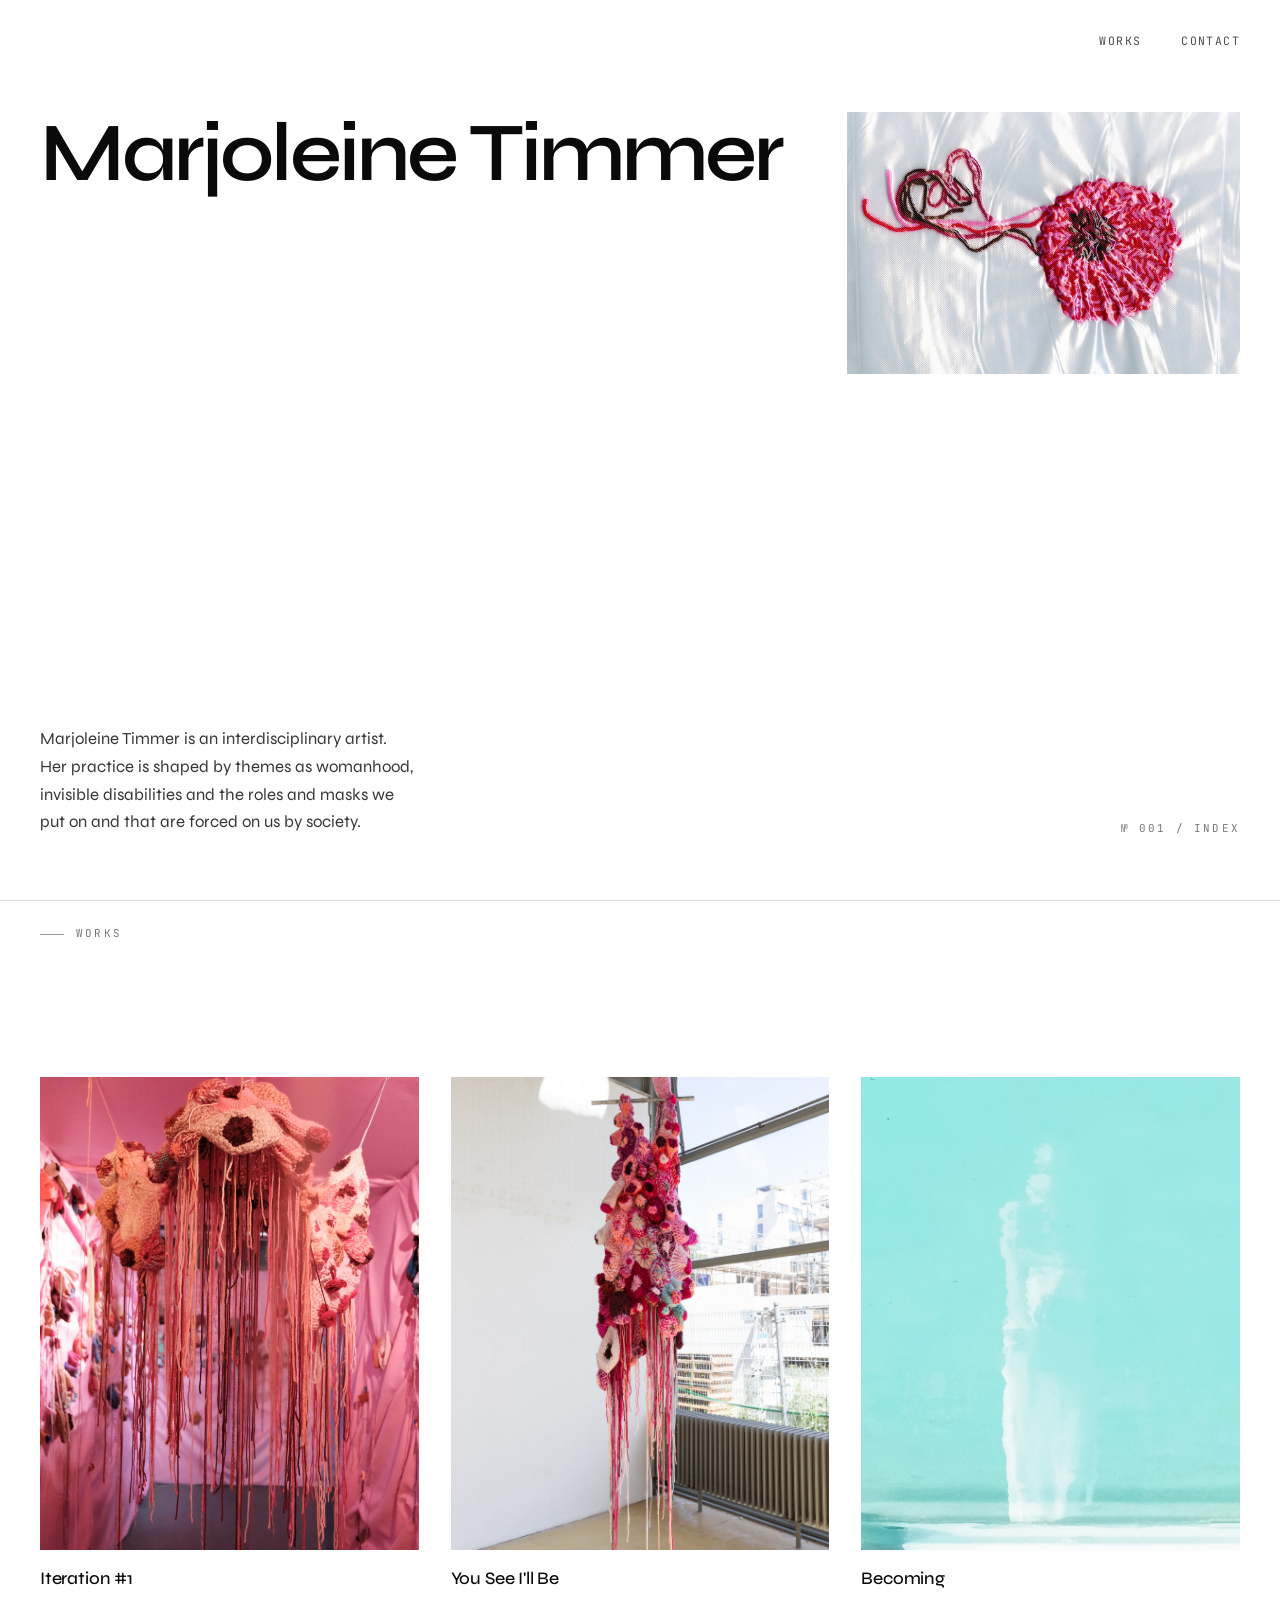
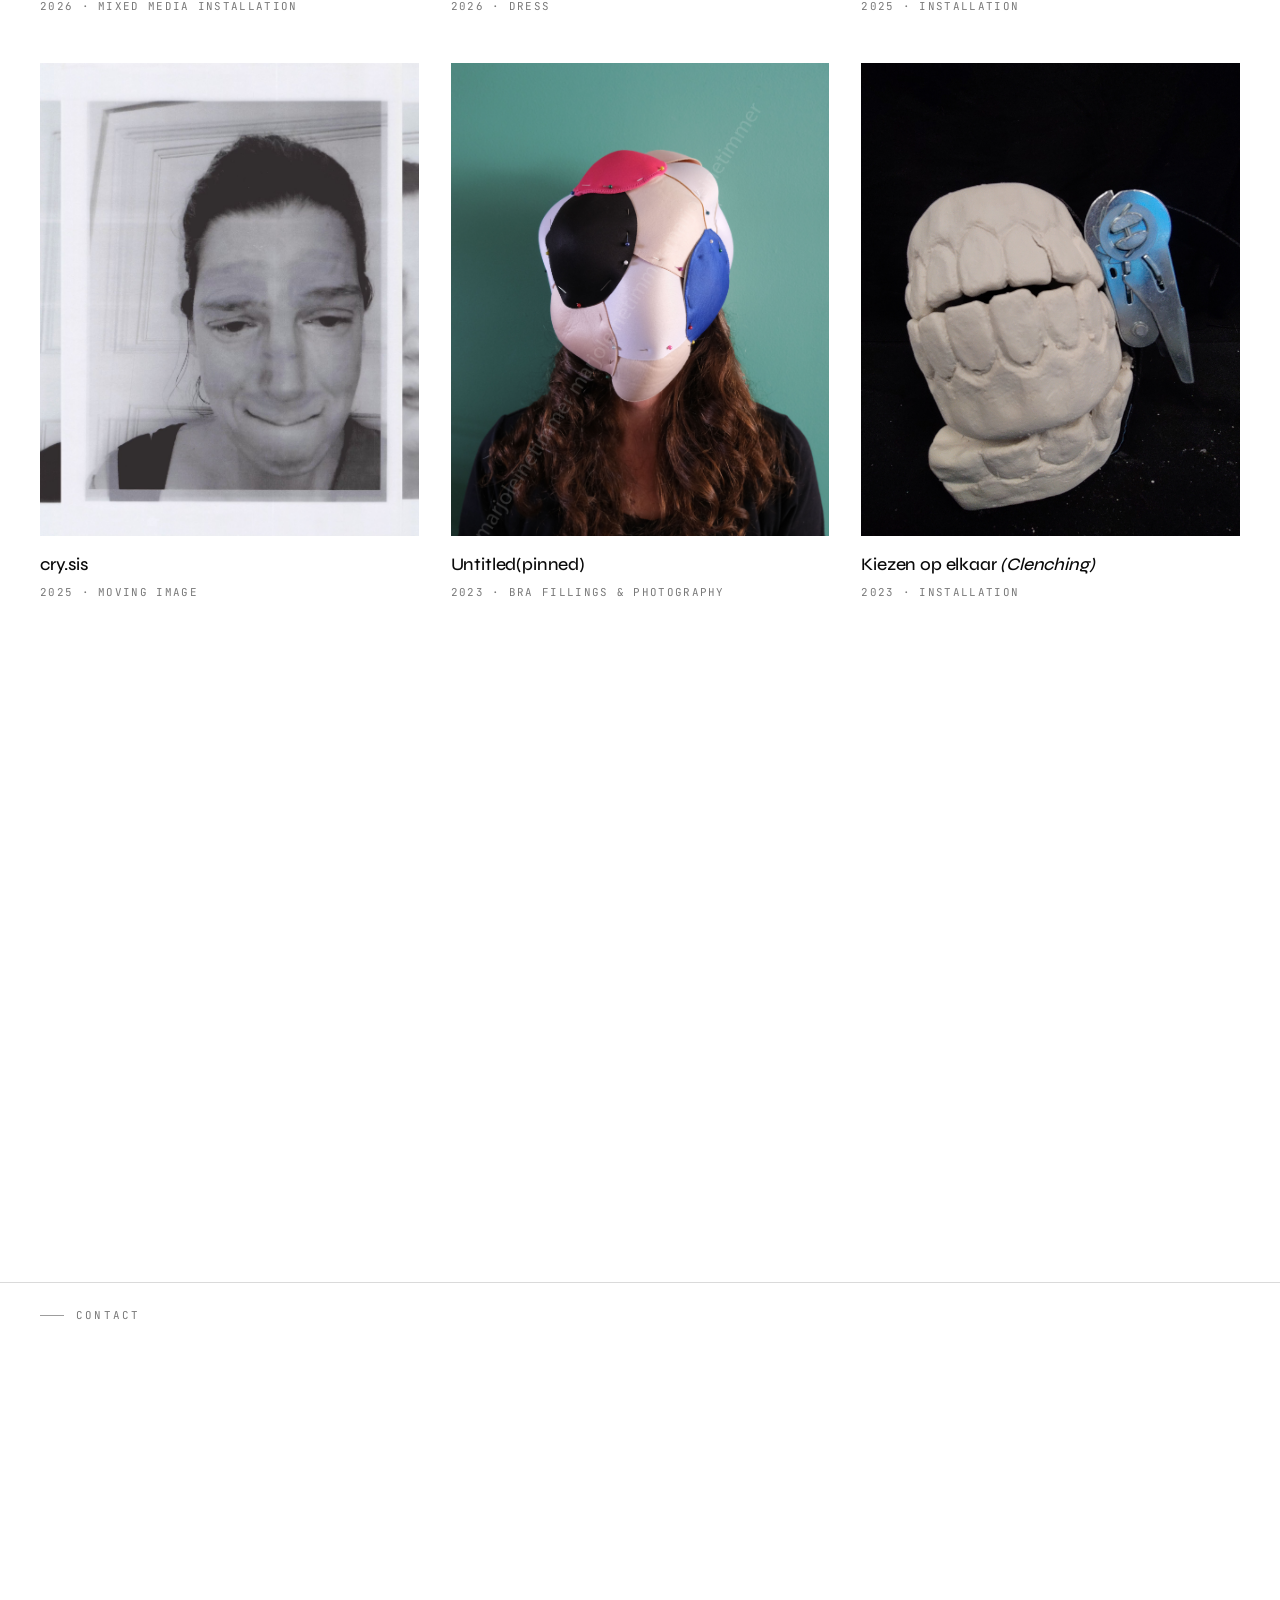
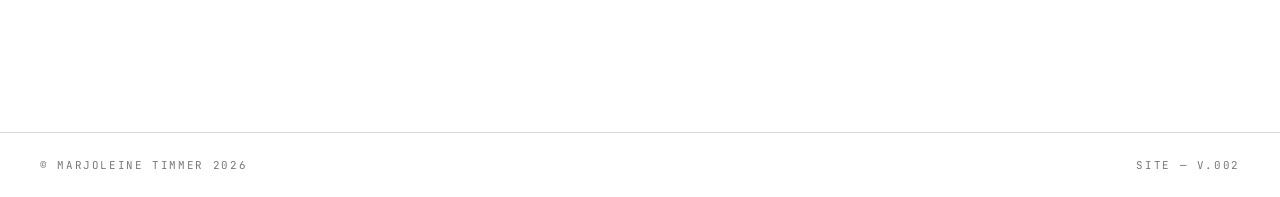
<file: index.html>
<!DOCTYPE html>
<html lang="en">
<head>
<meta charset="UTF-8" />
<meta name="viewport" content="width=device-width, initial-scale=1.0" />
<title>Marjoleine Timmer — Interdisciplinary Artist</title>
<link rel="preconnect" href="https://fonts.googleapis.com" />
<link rel="preconnect" href="https://fonts.gstatic.com" crossorigin />
<link href="https://fonts.googleapis.com/css2?family=Syne:wght@400;500;600;700;800&family=JetBrains+Mono:wght@300;400&display=swap" rel="stylesheet" />
<link rel="stylesheet" href="styles.css" />
</head>
<body>


<nav>
  <ul>
    <li><a href="#works">Works</a></li>
    <li><a href="#contact">Contact</a></li>
  </ul>
</nav>

<!-- HERO -->
<header class="hero">
  <h1>Marjoleine Timmer</h1>

  <a href="#works" class="hero-image" aria-label="Scroll to works">
    <img src="images/Intro_photo.jpeg" alt="Portrait work by Marjoleine Timmer"
         onerror="this.style.display='none'; this.parentElement.classList.add('img-missing');" />
    <div class="img-fallback">
      <span class="mono">Image not found</span>
      <p>Expected file: <code>images/Intro_photo.jpeg</code><br />in the images folder next to index.html.</p>
    </div>
    <span class="hover-cue">↓ View works</span>
  </a>

  <div class="hero-meta">
    <p class="hero-bio">
      Marjoleine Timmer is an interdisciplinary artist.<br />
      Her practice is shaped by themes as <em>womanhood</em>, <em>invisible disabilities</em> and the roles and masks we put on and that are forced on us by society.
    </p>
  </div>

  <div class="frame-num-bottom">№ 001 / Index</div>
</header>

<!-- CURRENT PROJECT (hidden for now; remove the comment markers to show it again)
<section id="current">
  <div class="section-label">Current</div>

  <div class="current reveal">
    <div class="current-visual carousel" data-interval="5000">
      <div class="carousel-track">
        <img src="images/Iteration_01.jpeg" alt="Iteration #1 — work in progress by Marjoleine Timmer" class="carousel-slide active" />
        <img src="images/Iteration_02_floorplan.jpg" alt="Iteration #1 — floor plan" class="carousel-slide" />
        <img src="images/Iteration_03_yarn.jpg" alt="Iteration #1 — yarn pieces" class="carousel-slide" />
      </div>
      <div class="carousel-dots">
        <button class="dot active" aria-label="Slide 1"></button>
        <button class="dot" aria-label="Slide 2"></button>
        <button class="dot" aria-label="Slide 3"></button>
      </div>
    </div>

    <div class="current-text">
      <h2>Iteration<span class="hash">#1</span> and You See I'll Be</h2>
      <p>We are all spatial, and in constant dialogue with the bodies and environments around us — shaping and reshaping one another.</p>
      <p>Change unfolds slowly, and often with friction; but through experimentation and persistence, both we and our surroundings can transform.</p>

      <dl class="meta-grid">
        <div>
          <dt>Medium</dt>
          <dd>Mixed media</dd>
        </div>
        <div>
          <dt>Dates</dt>
          <dd>1 — 5 July 2026</dd>
        </div>
        <div class="full">
          <dt>Exhibition</dt>
          <dd>Graduation Show, Gerrit Rietveld Academie<br /><span class="meta-secondary">Fred. Roeskestraat 96, Amsterdam</span></dd>
        </div>
      </dl>
    </div>
  </div>
</section>
-->

<!-- WORKS -->
<section id="works">
  <div class="section-label">Works</div>

  <div class="works-grid">
    <a class="work-card reveal" href="iteration.html">
      <div class="work-thumb">
        <img src="images/Iteration_01.jpg" alt="Iteration #1 — mixed media installation by Marjoleine Timmer"
             onerror="this.style.display='none'; this.parentElement.innerHTML='<span class=\'placeholder-num\'>01</span>';" />
      </div>
      <div class="work-info">
        <h3>Iteration #1</h3>
        <span class="work-meta">2026 · Mixed media installation</span>
      </div>
    </a>

    <a class="work-card reveal" href="youseeillbe.html">
      <div class="work-thumb">
        <img src="images/You_see_ill_be_01.jpg" alt="You See I'll Be — dress by Marjoleine Timmer"
             onerror="this.style.display='none'; this.parentElement.innerHTML='<span class=\'placeholder-num\'>02</span>';" />
      </div>
      <div class="work-info">
        <h3>You See I'll Be</h3>
        <span class="work-meta">2026 · Dress</span>
      </div>
    </a>
    <a class="work-card reveal" href="becoming.html">
      <div class="work-thumb">
        <img src="images/Becoming_01.jpg" alt="Becoming — installation by Marjoleine Timmer"
             onerror="this.style.display='none'; this.parentElement.innerHTML='<span class=\'placeholder-num\'>01</span>';" />
      </div>
      <div class="work-info">
        <h3>Becoming</h3>
        <span class="work-meta">2025 · Installation</span>
      </div>
    </a>

    <a class="work-card reveal" href="crysis.html">
      <div class="work-thumb">
        <img src="images/cry_sis_thumb.png" alt="cry.sis — moving image by Marjoleine Timmer"
             onerror="this.style.display='none'; this.parentElement.innerHTML='<span class=\'placeholder-num\'>02</span>';" />
      </div>
      <div class="work-info">
        <h3>cry.sis</h3>
        <span class="work-meta">2025 · Moving Image</span>
      </div>
    </a>

    <a class="work-card reveal" href="pinned.html">
      <div class="work-thumb">
        <img src="images/Untitled_pinned_01.jpg" alt="Untitled (pinned) — photography by Marjoleine Timmer"
             onerror="this.style.display='none'; this.parentElement.innerHTML='<span class=\'placeholder-num\'>03</span>';" />
      </div>
      <div class="work-info">
        <h3>Untitled(pinned)</h3>
        <span class="work-meta">2023 · Bra fillings &amp; Photography</span>
      </div>
    </a>

    <a class="work-card reveal" href="kiezen.html">
      <div class="work-thumb">
        <img src="images/Kiezen_op_elkaar_01.jpg" alt="Kiezen op elkaar (Clenching) — mixed media by Marjoleine Timmer" />
      </div>
      <div class="work-info">
        <h3>Kiezen op elkaar <em>(Clenching)</em></h3>
        <span class="work-meta">2023 · Installation</span>
      </div>
    </a>

    <a class="work-card reveal" href="slides.html">
      <div class="work-thumb">
        <img src="images/Slides_on_body_03.jpg" alt="Slides on body — photography by Marjoleine Timmer" />
      </div>
      <div class="work-info">
        <h3>Slides on body</h3>
        <span class="work-meta">2021 · Slides &amp; Photography</span>
      </div>
    </a>

    <a class="work-card reveal" href="partymask.html">
      <div class="work-thumb">
        <img src="images/Partymask_01.jpg" alt="Partymask — yarn & photography by Marjoleine Timmer" />
      </div>
      <div class="work-info">
        <h3>Partymask</h3>
        <span class="work-meta">2021 · Yarn &amp; Photography</span>
      </div>
    </a>
  </div>
</section>

<!-- CONTACT -->
<section id="contact" class="contact">
  <div class="section-label">Contact</div>

  <div class="contact-details reveal">
    <div class="contact-block" data-nosnippet>
      <h3>Email</h3>
      <a href="#" class="email-link" data-u="studio" data-d="marjoleinetimmer.nl" rel="nofollow">…</a>
    </div>
    <div class="contact-block">
      <h3>Studio</h3>
      <p class="tbd">Amsterdam — address on request</p>
    </div>
    <div class="contact-block">
      <h3>Elsewhere</h3>
      <a href="https://instagram.com/marjoleinetimmer" target="_blank" rel="noopener">Instagram → @marjoleinetimmer</a>
    </div>
  </div>
</section>

<footer>
  <span>© Marjoleine Timmer 2026</span>
  <span>Site — v.002</span>
</footer>

<script>
  // Reveal on scroll
  const observer = new IntersectionObserver((entries) => {
    entries.forEach((entry) => {
      if (entry.isIntersecting) {
        entry.target.classList.add('visible');
        observer.unobserve(entry.target);
      }
    });
  }, { threshold: 0.15 });

  document.querySelectorAll('.reveal').forEach((el) => observer.observe(el));

  // Email obfuscation - assembled client-side so scrapers don't see a parseable address in the source
  document.querySelectorAll('.email-link').forEach((link) => {
    const user = link.getAttribute('data-u');
    const domain = link.getAttribute('data-d');
    const address = user + '\u0040' + domain;
    link.textContent = address;
    link.setAttribute('href', 'mailto:' + address);
  });

  // Carousel: rotate slides on a timer; dots are clickable
  document.querySelectorAll('.carousel').forEach((carousel) => {
    const slides = carousel.querySelectorAll('.carousel-slide');
    const dots = carousel.querySelectorAll('.dot');
    const interval = parseInt(carousel.getAttribute('data-interval')) || 5000;
    let current = 0;
    let timer = null;

    function show(index) {
      slides.forEach((s, i) => s.classList.toggle('active', i === index));
      dots.forEach((d, i) => d.classList.toggle('active', i === index));
      current = index;
    }

    function next() {
      show((current + 1) % slides.length);
    }

    function start() {
      stop();
      timer = setInterval(next, interval);
    }

    function stop() {
      if (timer) clearInterval(timer);
    }

    dots.forEach((dot, i) => {
      dot.addEventListener('click', () => {
        show(i);
        start(); // reset the timer when user clicks a dot
      });
    });

    // Pause on hover so people can read the image
    carousel.addEventListener('mouseenter', stop);
    carousel.addEventListener('mouseleave', start);

    start();
  });

  // Work overlays
  document.querySelectorAll('[data-overlay]').forEach((card) => {
    card.addEventListener('click', (e) => {
      e.preventDefault();
      const id = card.getAttribute('data-overlay');
      const overlay = document.getElementById('overlay-' + id);
      if (overlay) {
        overlay.classList.add('open');
        overlay.setAttribute('aria-hidden', 'false');
        document.body.classList.add('overlay-active');
        document.body.style.overflow = 'hidden';
      }
    });
  });

  document.querySelectorAll('.overlay-close').forEach((btn) => {
    btn.addEventListener('click', () => {
      const overlay = btn.closest('.overlay');
      overlay.classList.remove('open');
      overlay.setAttribute('aria-hidden', 'true');
      document.body.classList.remove('overlay-active');
      document.body.style.overflow = '';
    });
  });

  // ESC closes any open overlay
  document.addEventListener('keydown', (e) => {
    if (e.key === 'Escape') {
      document.querySelectorAll('.overlay.open').forEach((overlay) => {
        overlay.classList.remove('open');
        overlay.setAttribute('aria-hidden', 'true');
      });
      document.body.classList.remove('overlay-active');
      document.body.style.overflow = '';
    }
  });
</script>

</body>
</html>
</file>
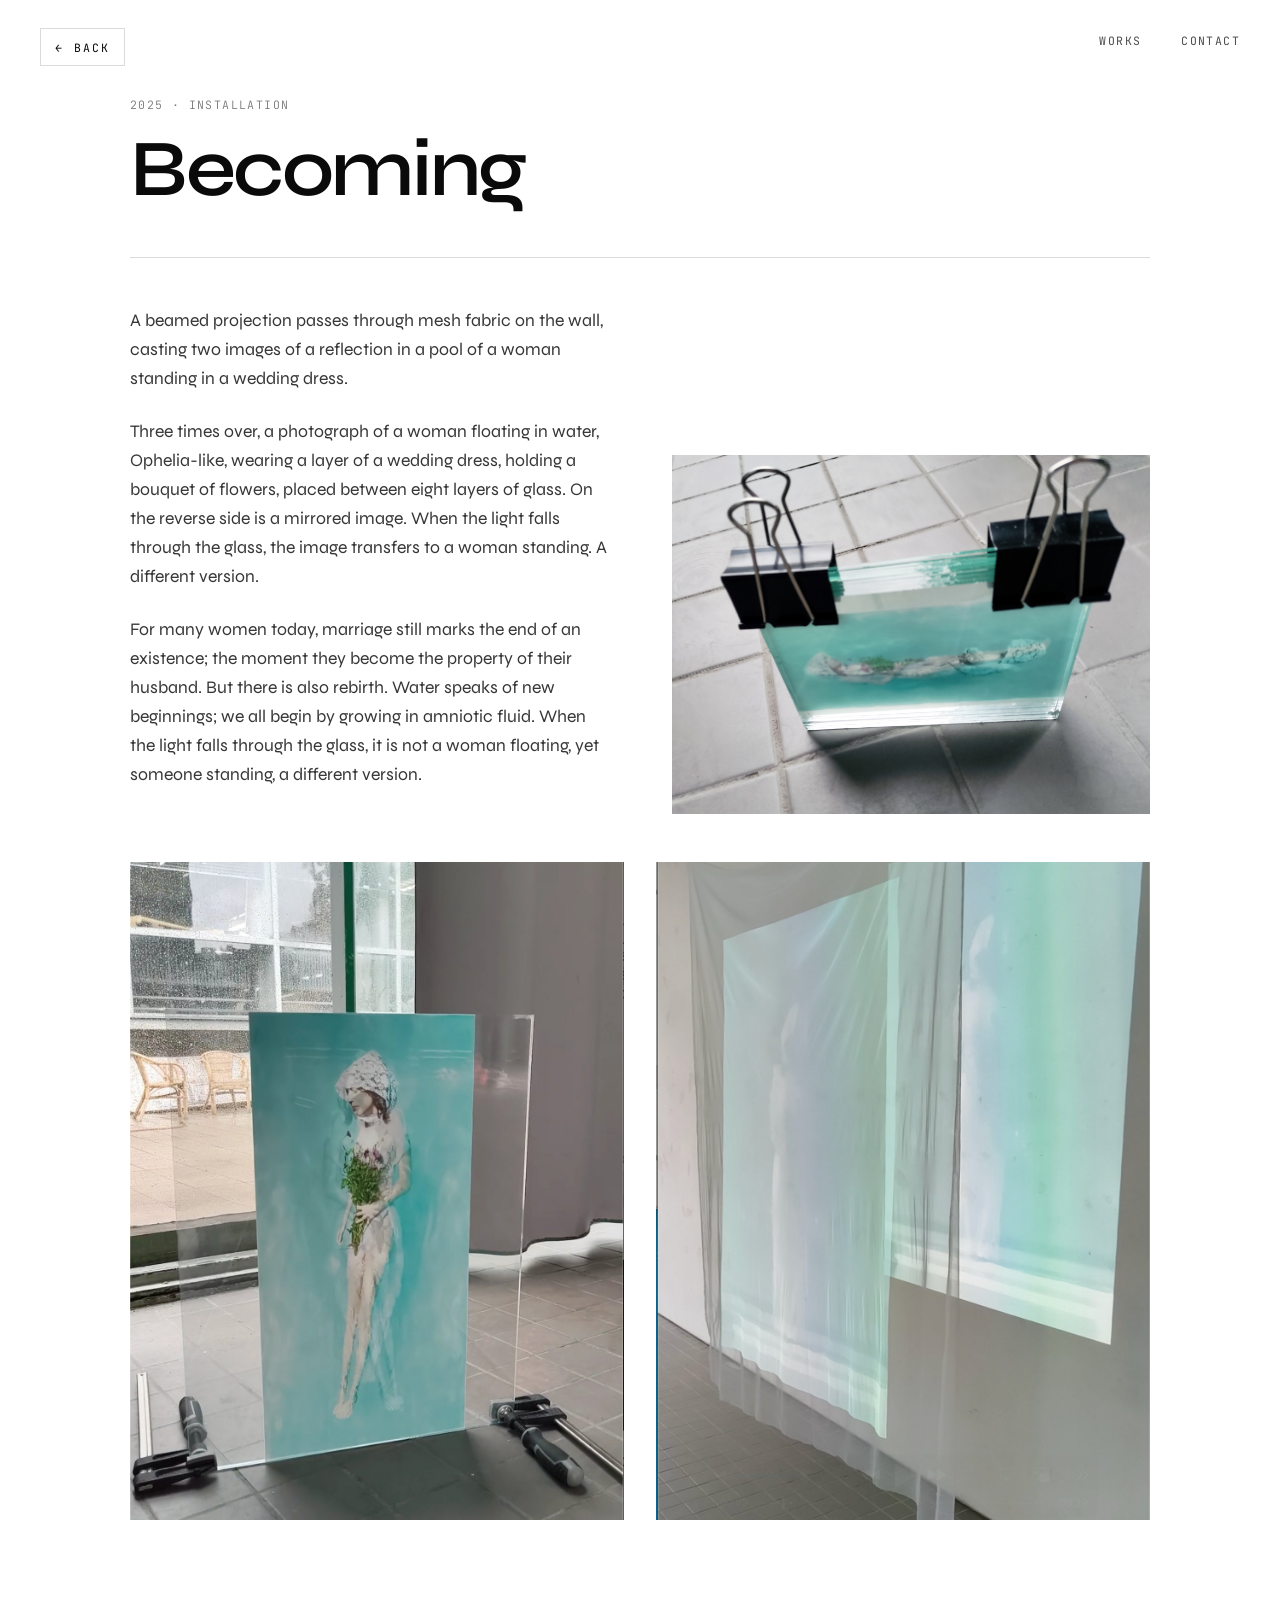
<file: becoming.html>
<!DOCTYPE html>
<html lang="en">
<head>
<meta charset="UTF-8" />
<meta name="viewport" content="width=device-width, initial-scale=1.0" />
<title>Becoming — Marjoleine Timmer</title>
<link rel="preconnect" href="https://fonts.googleapis.com" />
<link rel="preconnect" href="https://fonts.gstatic.com" crossorigin />
<link href="https://fonts.googleapis.com/css2?family=Syne:wght@400;500;600;700;800&family=JetBrains+Mono:wght@300;400&display=swap" rel="stylesheet" />
<link rel="stylesheet" href="styles.css" />
</head>
<body>

<nav>
  <ul>
    <li><a href="index.html#works">Works</a></li>
    <li><a href="index.html#contact">Contact</a></li>
  </ul>
</nav>

<a href="index.html#works" class="back-link">← Back</a>

<main class="work-page">
<header class="overlay-header">
      <div class="overlay-meta-line">
        <span class="mono">2025 · Installation</span>
      </div>
      <h2>Becoming</h2>
    </header>

    <div class="overlay-split">
      <div class="overlay-text">
        <p>A beamed projection passes through mesh fabric on the wall, casting two images of a reflection in a pool of a woman standing in a wedding dress.</p>
        <p>Three times over, a photograph of a woman floating in water, Ophelia-like, wearing a layer of a wedding dress, holding a bouquet of flowers, placed between eight layers of glass. On the reverse side is a mirrored image. When the light falls through the glass, the image transfers to a woman standing. A different version.</p>
        <p>For many women today, marriage still marks the end of an existence; the moment they become the property of their husband. But there is also rebirth. Water speaks of new beginnings; we all begin by growing in amniotic fluid. When the light falls through the glass, it is not a woman floating, yet someone standing, a different version.</p>
      </div>

      <figure class="overlay-side-image">
        <img src="images/Becoming_02.jpg" alt="Becoming — eight layers of glass photograph" />
      </figure>
    </div>

    <div class="overlay-images">
      <figure>
        <img src="images/Becoming_04.png" alt="Becoming — image between glass" />
      </figure>
      <figure>
        <img src="images/Becoming_03.png" alt="Becoming — projection on mesh fabric" />
      </figure>
</main>

<script>
  // Email obfuscation (in case there's an email link on this page in future)
  document.querySelectorAll('.email-link').forEach((link) => {
    const user = link.getAttribute('data-u');
    const domain = link.getAttribute('data-d');
    const address = user + '\u0040' + domain;
    link.textContent = address;
    link.setAttribute('href', 'mailto:' + address);
  });
</script>
</body>
</html>
</file>
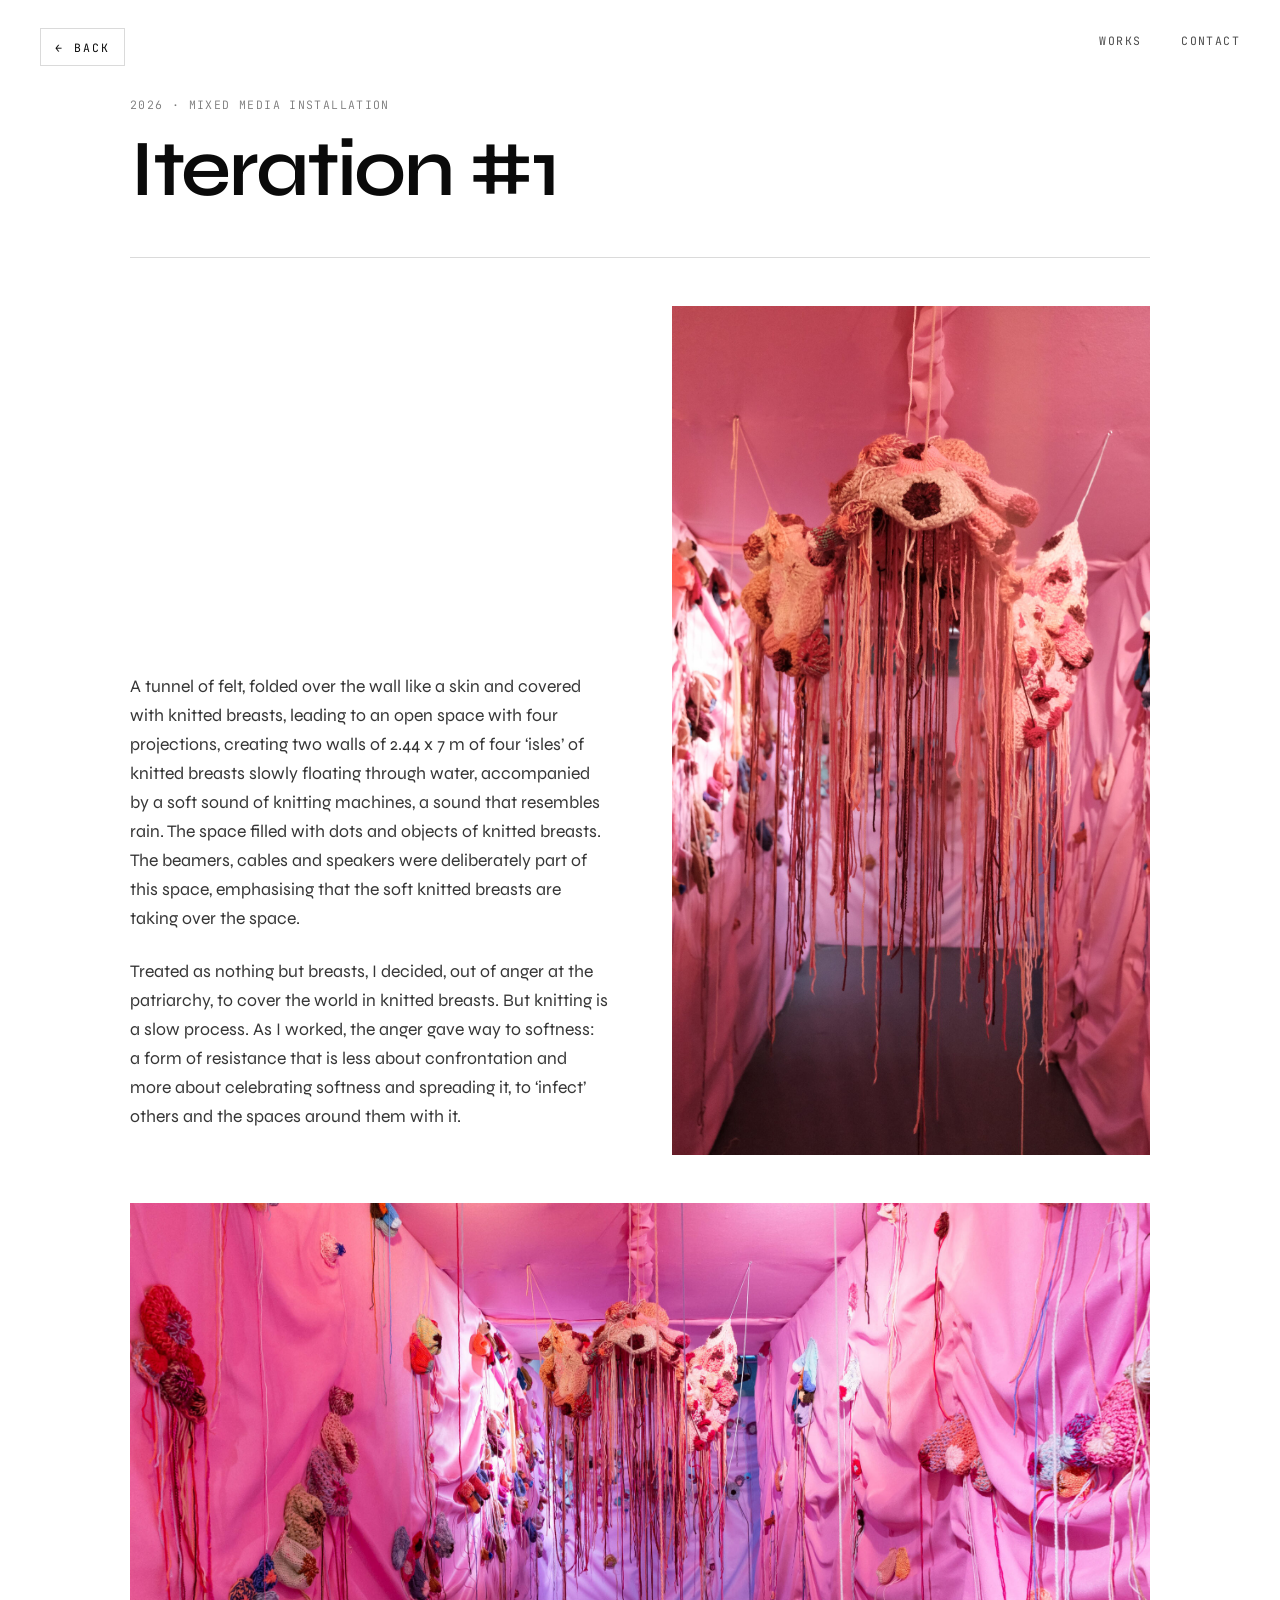
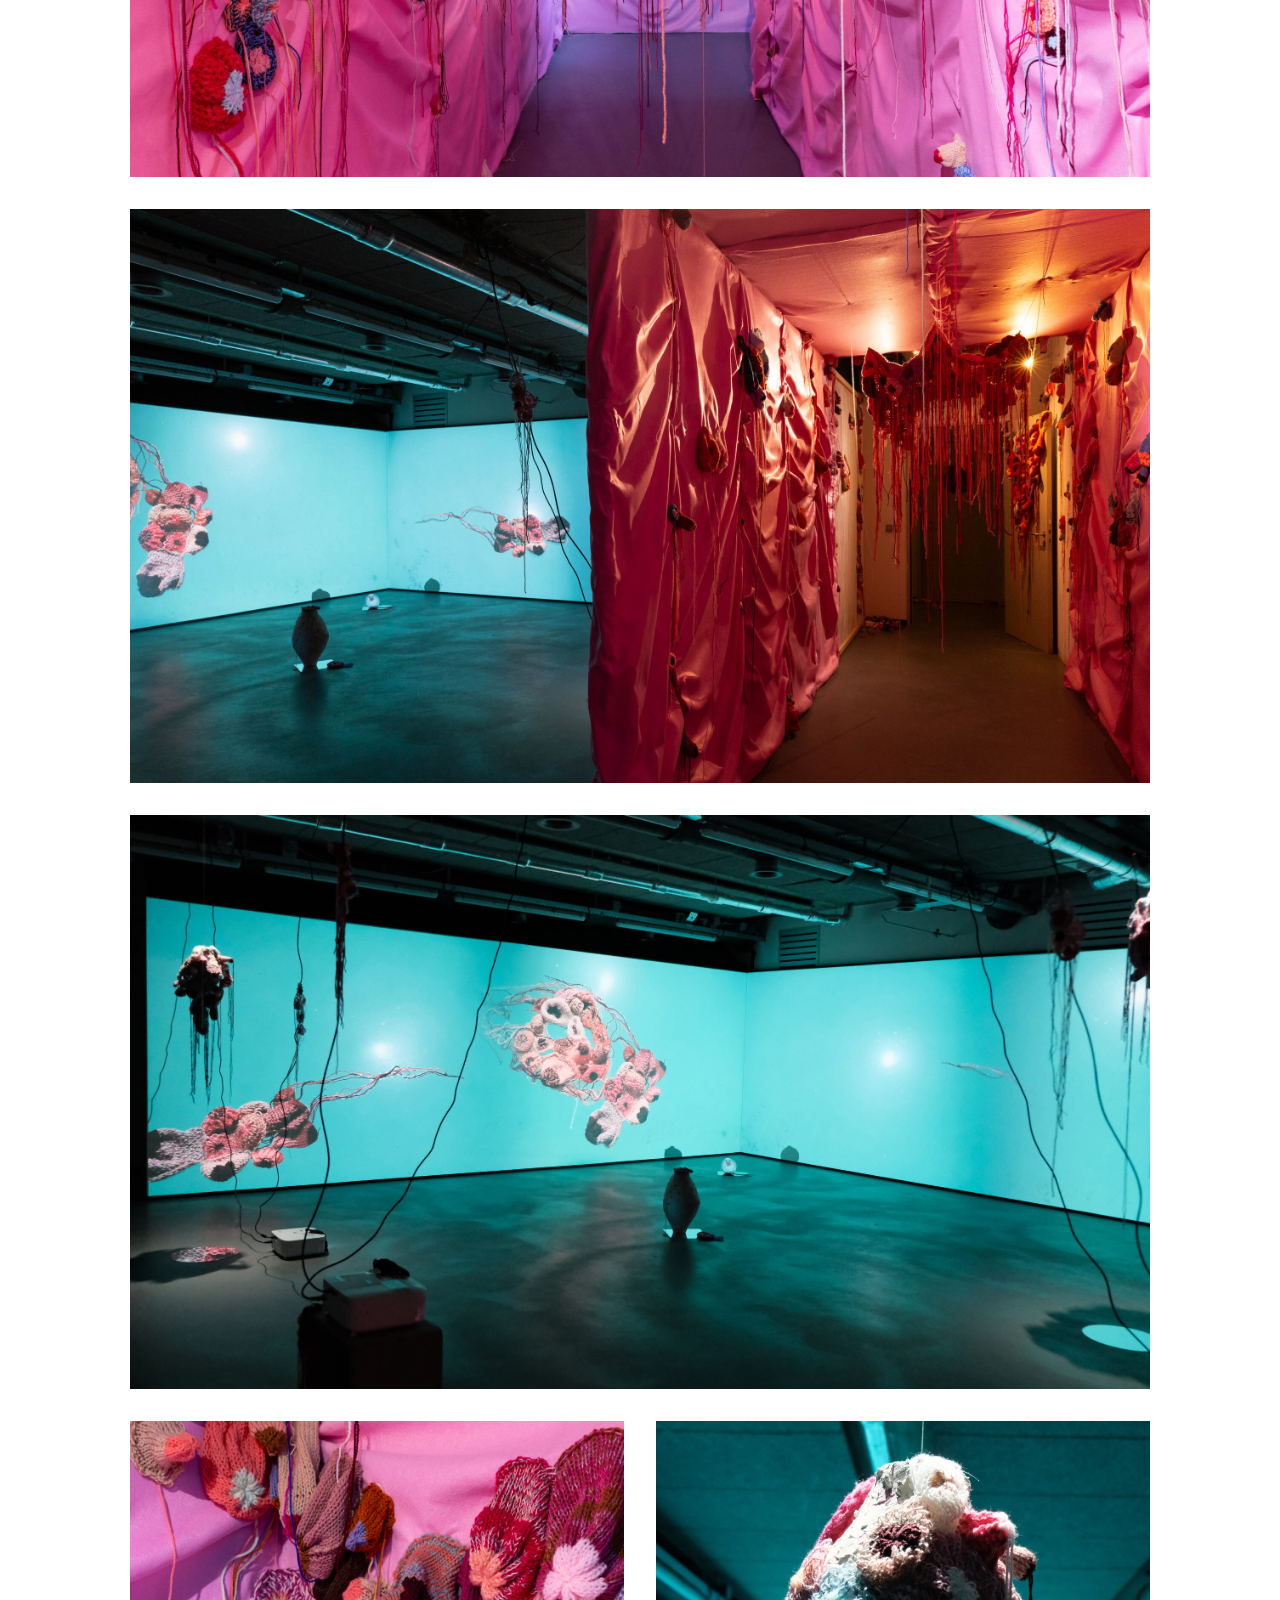
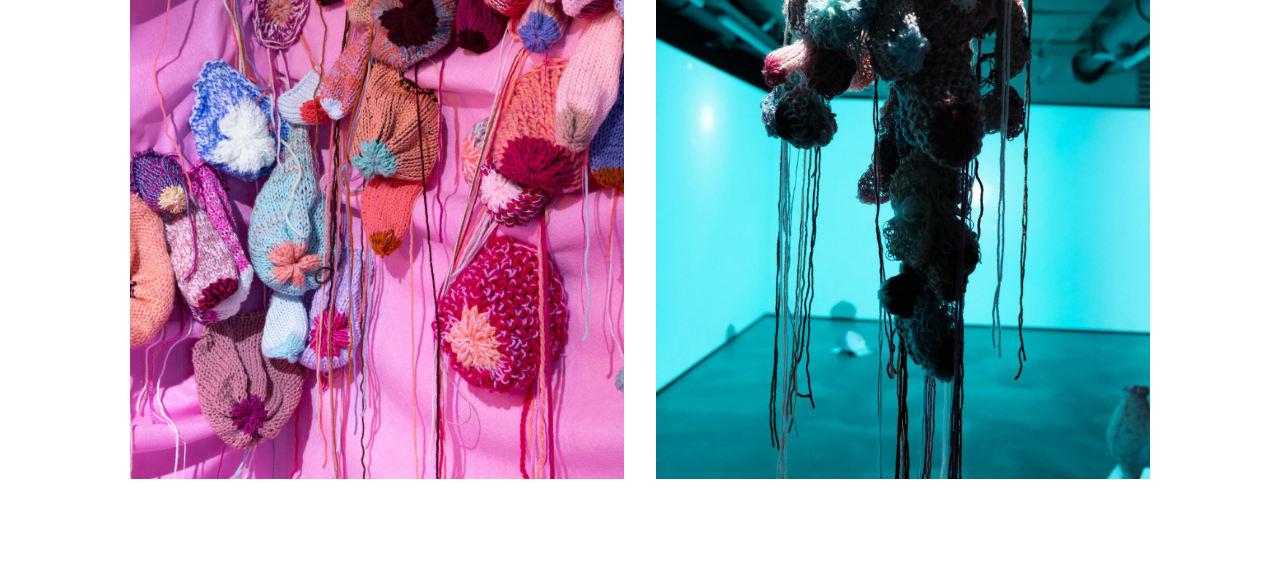
<file: iteration.html>
<!DOCTYPE html>
<html lang="en">
<head>
<meta charset="UTF-8" />
<meta name="viewport" content="width=device-width, initial-scale=1.0" />
<title>Iteration #1 — Marjoleine Timmer</title>
<link rel="preconnect" href="https://fonts.googleapis.com" />
<link rel="preconnect" href="https://fonts.gstatic.com" crossorigin />
<link href="https://fonts.googleapis.com/css2?family=Syne:wght@400;500;600;700;800&family=JetBrains+Mono:wght@300;400&display=swap" rel="stylesheet" />
<link rel="stylesheet" href="styles.css" />
</head>
<body>

<nav>
  <ul>
    <li><a href="index.html#works">Works</a></li>
    <li><a href="index.html#contact">Contact</a></li>
  </ul>
</nav>

<a href="index.html#works" class="back-link">← Back</a>

<main class="work-page">
    <header class="overlay-header">
      <div class="overlay-meta-line">
        <span class="mono">2026 · Mixed media installation</span>
      </div>
      <h2>Iteration #1</h2>
    </header>

    <div class="overlay-split">
      <div class="overlay-text">
        <p>A tunnel of felt, folded over the wall like a skin and covered with knitted breasts, leading to an open space with four projections, creating two walls of 2.44&nbsp;x&nbsp;7&nbsp;m of four ‘isles’ of knitted breasts slowly floating through water, accompanied by a soft sound of knitting machines, a sound that resembles rain. The space filled with dots and objects of knitted breasts. The beamers, cables and speakers were deliberately part of this space, emphasising that the soft knitted breasts are taking over the space.</p>
        <p>Treated as nothing but breasts, I decided, out of anger at the patriarchy, to cover the world in knitted breasts. But knitting is a slow process. As I worked, the anger gave way to softness: a form of resistance that is less about confrontation and more about celebrating softness and spreading it, to ‘infect’ others and the spaces around them with it.</p>
      </div>

      <figure class="overlay-side-image">
        <img src="images/Iteration_01.jpg" alt="Iteration #1 — tunnel of felt covered with knitted breasts" onerror="this.closest('figure').style.display='none';" />
      </figure>
    </div>

    <div class="overlay-images">
      <figure class="wide">
        <img src="images/Iteration_02.jpg" alt="Iteration #1 — felt tunnel with knitted breasts" onerror="this.closest('figure').style.display='none';" />
      </figure>
      <figure class="wide">
        <img src="images/Iteration_04.jpg" alt="Iteration #1 — tunnel opening onto the projection space" onerror="this.closest('figure').style.display='none';" />
      </figure>
      <figure class="wide">
        <img src="images/Iteration_05.jpg" alt="Iteration #1 — four projections of knitted breasts floating through water" onerror="this.closest('figure').style.display='none';" />
      </figure>
      <figure>
        <img src="images/Iteration_03.jpg" alt="Iteration #1 — detail of knitted breasts on felt" onerror="this.closest('figure').style.display='none';" />
      </figure>
      <figure>
        <img src="images/Iteration_06.jpg" alt="Iteration #1 — hanging object of knitted breasts" onerror="this.closest('figure').style.display='none';" />
      </figure>
    </div>
</main>

<script>
  document.querySelectorAll('.email-link').forEach((link) => {
    const user = link.getAttribute('data-u');
    const domain = link.getAttribute('data-d');
    const address = user + '\u0040' + domain;
    link.textContent = address;
    link.setAttribute('href', 'mailto:' + address);
  });
</script>
</body>
</html>
</file>
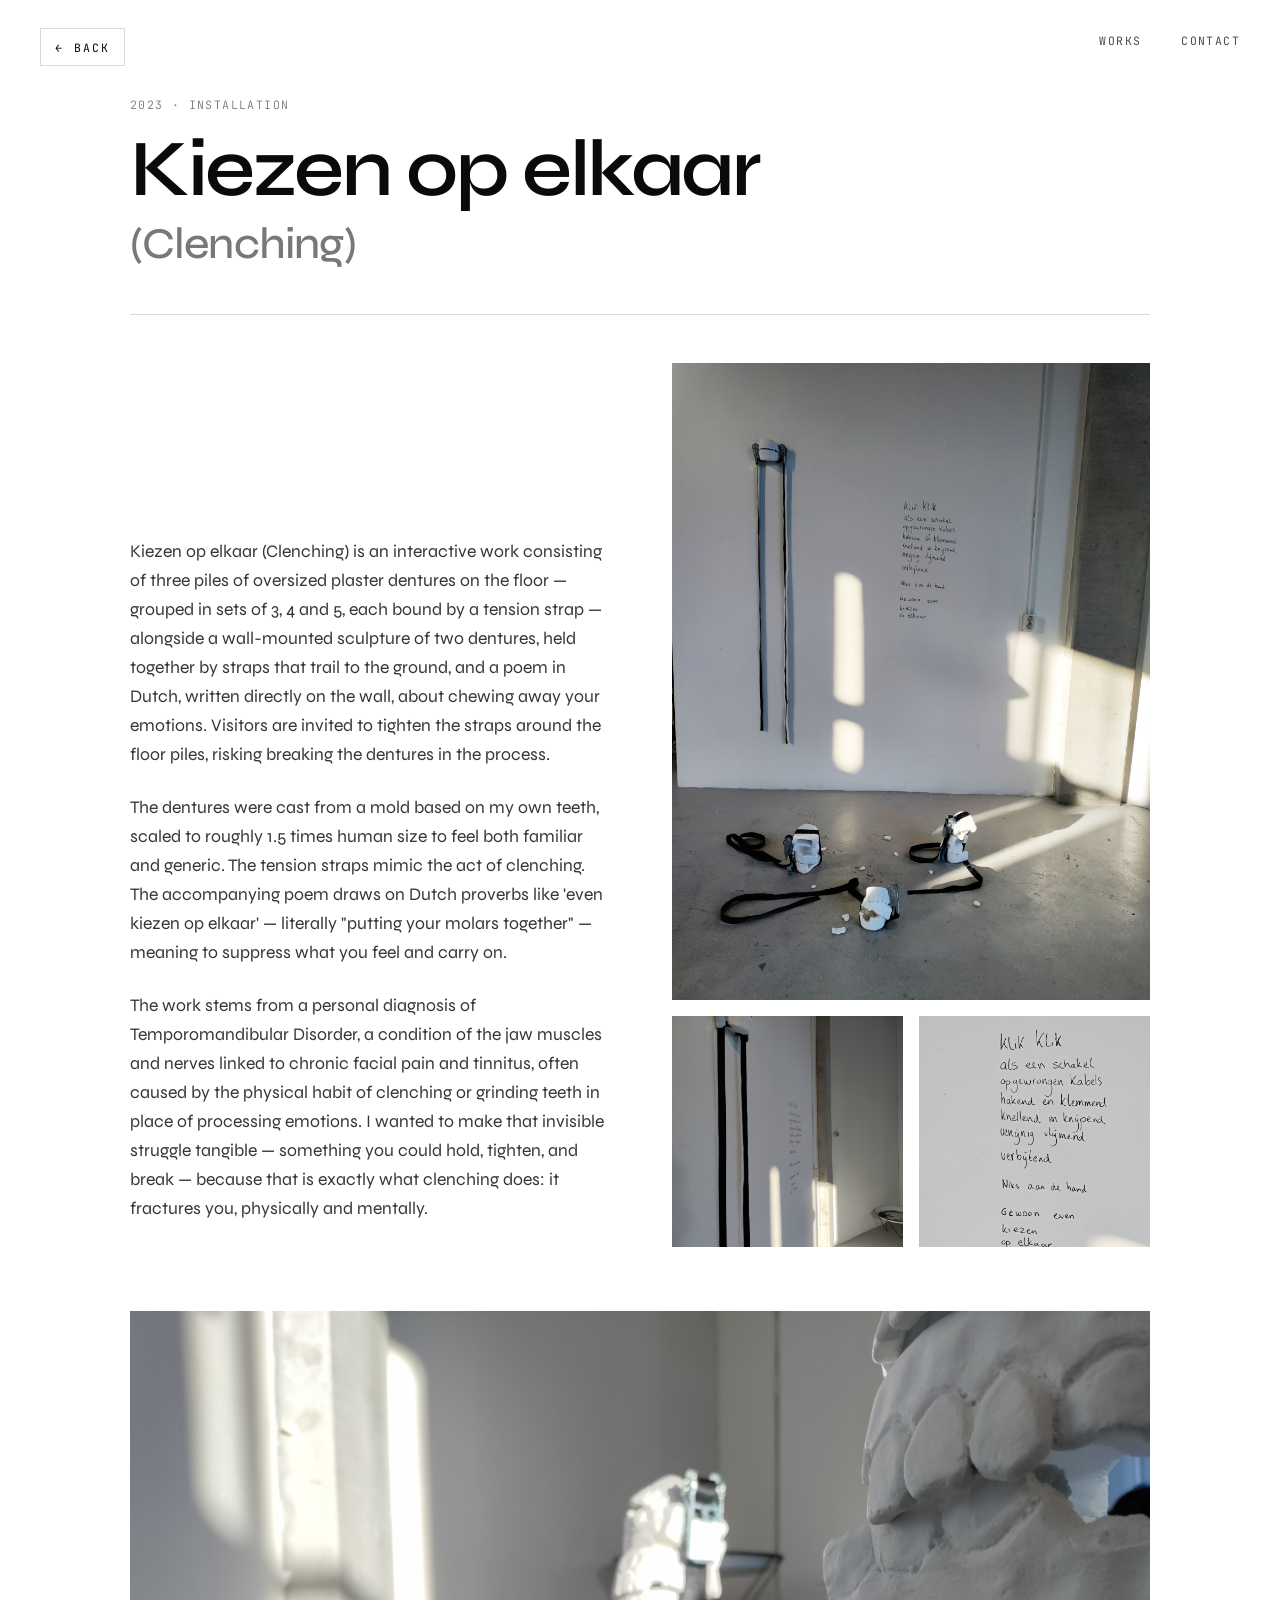
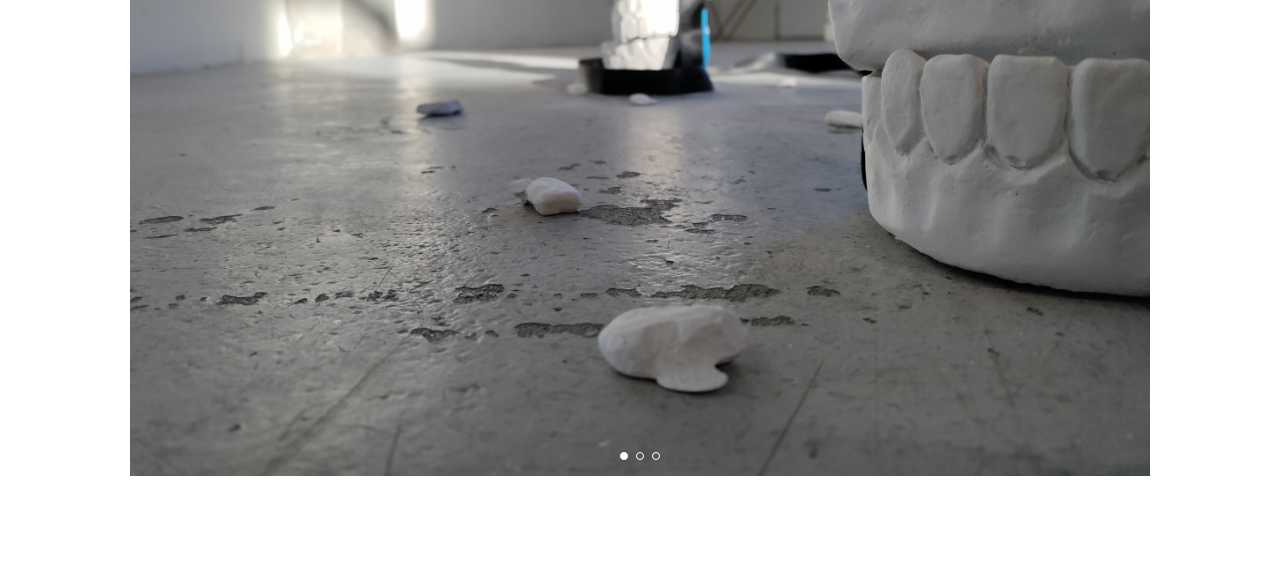
<file: kiezen.html>
<!DOCTYPE html>
<html lang="en">
<head>
<meta charset="UTF-8" />
<meta name="viewport" content="width=device-width, initial-scale=1.0" />
<title>Kiezen op elkaar (Clenching) — Marjoleine Timmer</title>
<link rel="preconnect" href="https://fonts.googleapis.com" />
<link rel="preconnect" href="https://fonts.gstatic.com" crossorigin />
<link href="https://fonts.googleapis.com/css2?family=Syne:wght@400;500;600;700;800&family=JetBrains+Mono:wght@300;400&display=swap" rel="stylesheet" />
<link rel="stylesheet" href="styles.css" />
</head>
<body>

<nav>
  <ul>
    <li><a href="index.html#works">Works</a></li>
    <li><a href="index.html#contact">Contact</a></li>
  </ul>
</nav>
<a href="index.html#works" class="back-link">← Back</a>

<main class="work-page">
    <header class="overlay-header">
      <div class="overlay-meta-line">
        <span class="mono">2023 · Installation</span>
      </div>
      <h2>Kiezen op elkaar <span class="subtitle">(Clenching)</span></h2>
    </header>

    <div class="overlay-split">
      <div class="overlay-text">
        <p>Kiezen op elkaar (Clenching) is an interactive work consisting of three piles of oversized plaster dentures on the floor — grouped in sets of 3, 4 and 5, each bound by a tension strap — alongside a wall-mounted sculpture of two dentures, held together by straps that trail to the ground, and a poem in Dutch, written directly on the wall, about chewing away your emotions. Visitors are invited to tighten the straps around the floor piles, risking breaking the dentures in the process.</p>
        <p>The dentures were cast from a mold based on my own teeth, scaled to roughly 1.5 times human size to feel both familiar and generic. The tension straps mimic the act of clenching. The accompanying poem draws on Dutch proverbs like 'even kiezen op elkaar' — literally "putting your molars together" — meaning to suppress what you feel and carry on.</p>
        <p>The work stems from a personal diagnosis of Temporomandibular Disorder, a condition of the jaw muscles and nerves linked to chronic facial pain and tinnitus, often caused by the physical habit of clenching or grinding teeth in place of processing emotions. I wanted to make that invisible struggle tangible — something you could hold, tighten, and break — because that is exactly what clenching does: it fractures you, physically and mentally.</p>
      </div>

      <figure class="overlay-side-image">
        <img src="images/Kiezen_main.jpg" alt="Kiezen op elkaar — main installation view with poem" />
        <div class="kiezen-pair">
          <img src="images/Kiezen_overview.jpg" alt="Kiezen op elkaar — overview" />
          <img src="images/Kiezen_tekst.jpg" alt="Kiezen op elkaar — wall poem detail" class="crop-down" />
        </div>
      </figure>
    </div>

    <div class="kiezen-carousel carousel" data-interval="5000">
      <div class="carousel-track">
        <img src="images/Kiezen_carousel_1.jpg" alt="Kiezen op elkaar — installation view" class="carousel-slide active" />
        <img src="images/Kiezen_carousel_3.jpg" alt="Kiezen op elkaar — installation view" class="carousel-slide" />
        <img src="images/Kiezen_carousel_5.jpg" alt="Kiezen op elkaar — broken pieces" class="carousel-slide" />
      </div>
      <div class="carousel-dots">
        <button class="dot active" aria-label="Slide 1"></button>
        <button class="dot" aria-label="Slide 2"></button>
        <button class="dot" aria-label="Slide 3"></button>
      </div>
    </div>
</main>

<script>
  document.querySelectorAll('.email-link').forEach((link) => {
    const user = link.getAttribute('data-u');
    const domain = link.getAttribute('data-d');
    const address = user + '\u0040' + domain;
    link.textContent = address;
    link.setAttribute('href', 'mailto:' + address);
  });

  // Carousel: rotate slides on a timer; dots are clickable
  document.querySelectorAll('.carousel').forEach((carousel) => {
    const slides = carousel.querySelectorAll('.carousel-slide');
    const dots = carousel.querySelectorAll('.dot');
    const interval = parseInt(carousel.getAttribute('data-interval')) || 5000;
    let current = 0;
    let timer = null;

    function show(index) {
      slides.forEach((s, i) => s.classList.toggle('active', i === index));
      dots.forEach((d, i) => d.classList.toggle('active', i === index));
      current = index;
    }

    function next() {
      show((current + 1) % slides.length);
    }

    function start() {
      stop();
      timer = setInterval(next, interval);
    }

    function stop() {
      if (timer) clearInterval(timer);
    }

    dots.forEach((dot, i) => {
      dot.addEventListener('click', () => {
        show(i);
        start();
      });
    });

    carousel.addEventListener('mouseenter', stop);
    carousel.addEventListener('mouseleave', start);

    start();
  });
</script>
</body>
</html>
</file>
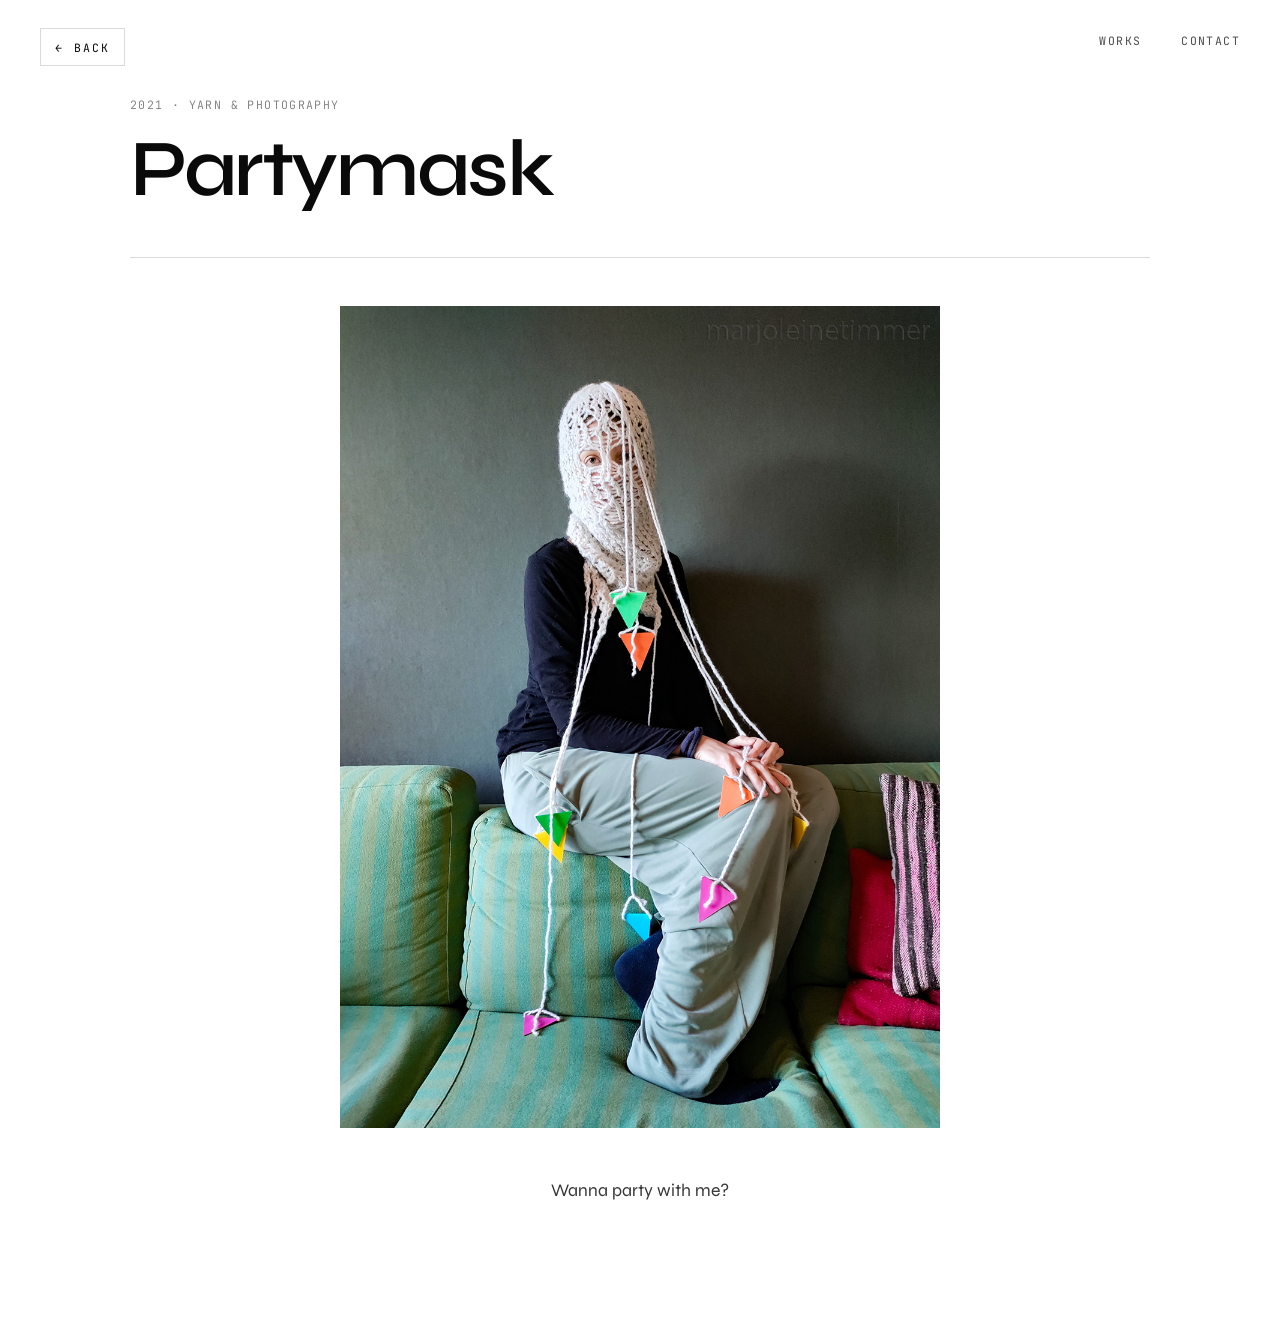
<file: partymask.html>
<!DOCTYPE html>
<html lang="en">
<head>
<meta charset="UTF-8" />
<meta name="viewport" content="width=device-width, initial-scale=1.0" />
<title>Partymask — Marjoleine Timmer</title>
<link rel="preconnect" href="https://fonts.googleapis.com" />
<link rel="preconnect" href="https://fonts.gstatic.com" crossorigin />
<link href="https://fonts.googleapis.com/css2?family=Syne:wght@400;500;600;700;800&family=JetBrains+Mono:wght@300;400&display=swap" rel="stylesheet" />
<link rel="stylesheet" href="styles.css" />
</head>
<body>

<nav>
  <ul>
    <li><a href="index.html#works">Works</a></li>
    <li><a href="index.html#contact">Contact</a></li>
  </ul>
</nav>
<a href="index.html#works" class="back-link">← Back</a>

<main class="work-page">
    <header class="overlay-header">
      <div class="overlay-meta-line">
        <span class="mono">2021 · Yarn &amp; Photography</span>
      </div>
      <h2>Partymask</h2>
    </header>

    <figure class="partymask-image">
      <img src="images/Partymask_01.jpg" alt="Partymask — figure on couch wearing knitted yarn mask with hanging flags" />
    </figure>

    <div class="overlay-text" style="margin: 3rem auto 0; max-width: 600px; text-align: center;">
      <p>Wanna party with me?</p>
    </div>
</main>

<script>
  document.querySelectorAll('.email-link').forEach((link) => {
    const user = link.getAttribute('data-u');
    const domain = link.getAttribute('data-d');
    const address = user + '\u0040' + domain;
    link.textContent = address;
    link.setAttribute('href', 'mailto:' + address);
  });
</script>
</body>
</html>
</file>
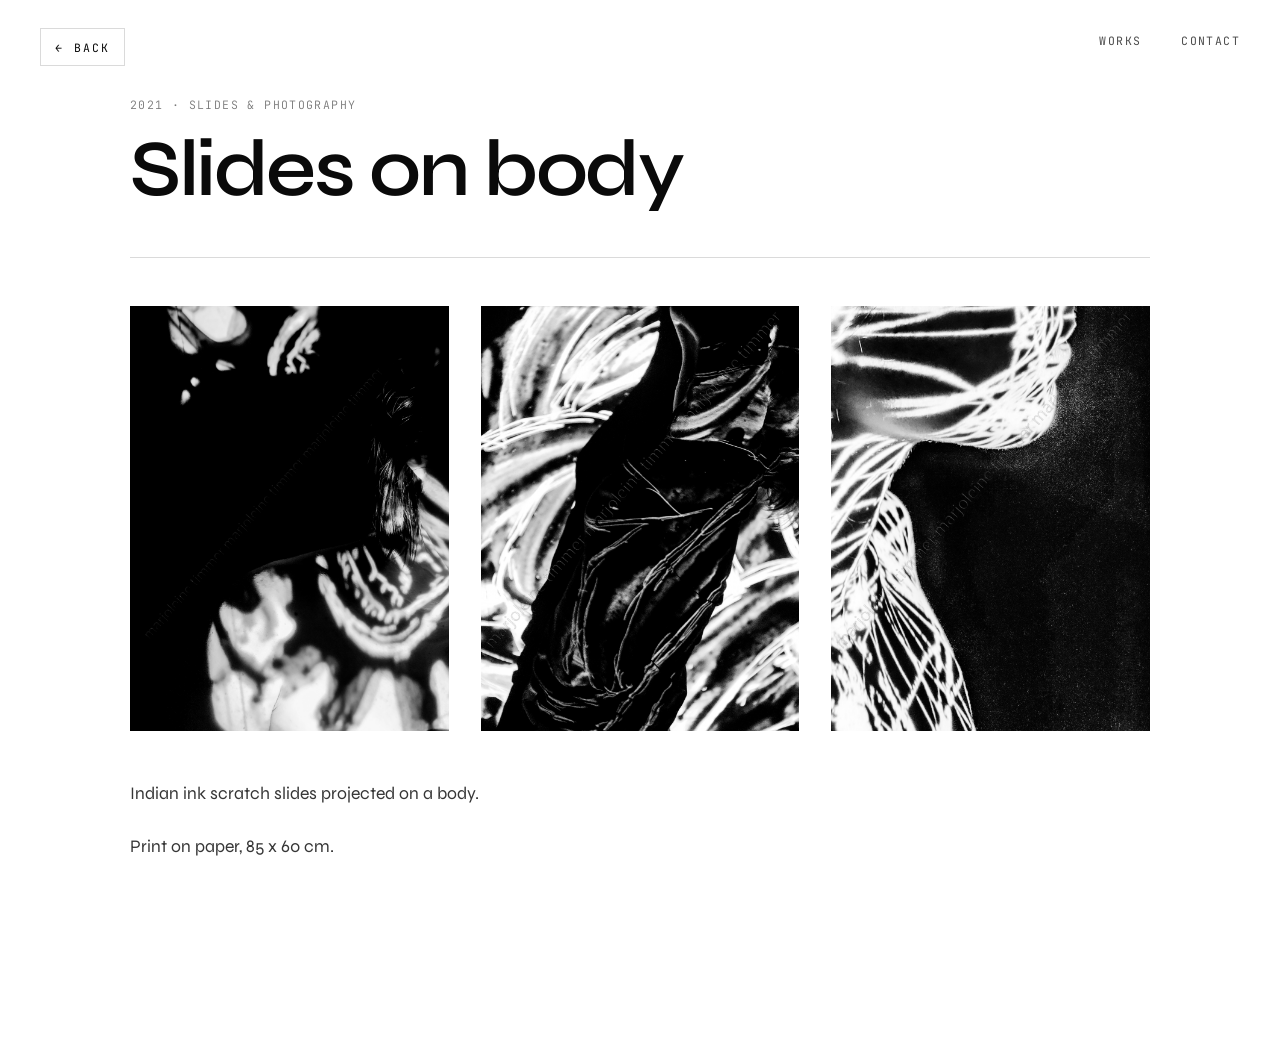
<file: slides.html>
<!DOCTYPE html>
<html lang="en">
<head>
<meta charset="UTF-8" />
<meta name="viewport" content="width=device-width, initial-scale=1.0" />
<title>Slides on body — Marjoleine Timmer</title>
<link rel="preconnect" href="https://fonts.googleapis.com" />
<link rel="preconnect" href="https://fonts.gstatic.com" crossorigin />
<link href="https://fonts.googleapis.com/css2?family=Syne:wght@400;500;600;700;800&family=JetBrains+Mono:wght@300;400&display=swap" rel="stylesheet" />
<link rel="stylesheet" href="styles.css" />
</head>
<body>

<nav>
  <ul>
    <li><a href="index.html#works">Works</a></li>
    <li><a href="index.html#contact">Contact</a></li>
  </ul>
</nav>
<a href="index.html#works" class="back-link">← Back</a>

<main class="work-page">
    <header class="overlay-header">
      <div class="overlay-meta-line">
        <span class="mono">2021 · Slides &amp; Photography</span>
      </div>
      <h2>Slides on body</h2>
    </header>

    <div class="overlay-images-three">
      <figure>
        <img src="images/Slides_on_body_01.jpg" alt="Slides on body — Indian ink scratch slide on body, no. 1" />
      </figure>
      <figure>
        <img src="images/Slides_on_body_02.jpg" alt="Slides on body — Indian ink scratch slide on body, no. 2" />
      </figure>
      <figure>
        <img src="images/Slides_on_body_03.jpg" alt="Slides on body — Indian ink scratch slide on body, no. 3" />
      </figure>
    </div>

    <div class="overlay-text" style="margin-top: 3rem;">
      <p>Indian ink scratch slides projected on a body.</p>
      <p>Print on paper, 85 x 60 cm.</p>
    </div>
</main>

<script>
  document.querySelectorAll('.email-link').forEach((link) => {
    const user = link.getAttribute('data-u');
    const domain = link.getAttribute('data-d');
    const address = user + '\u0040' + domain;
    link.textContent = address;
    link.setAttribute('href', 'mailto:' + address);
  });
</script>
</body>
</html>
</file>
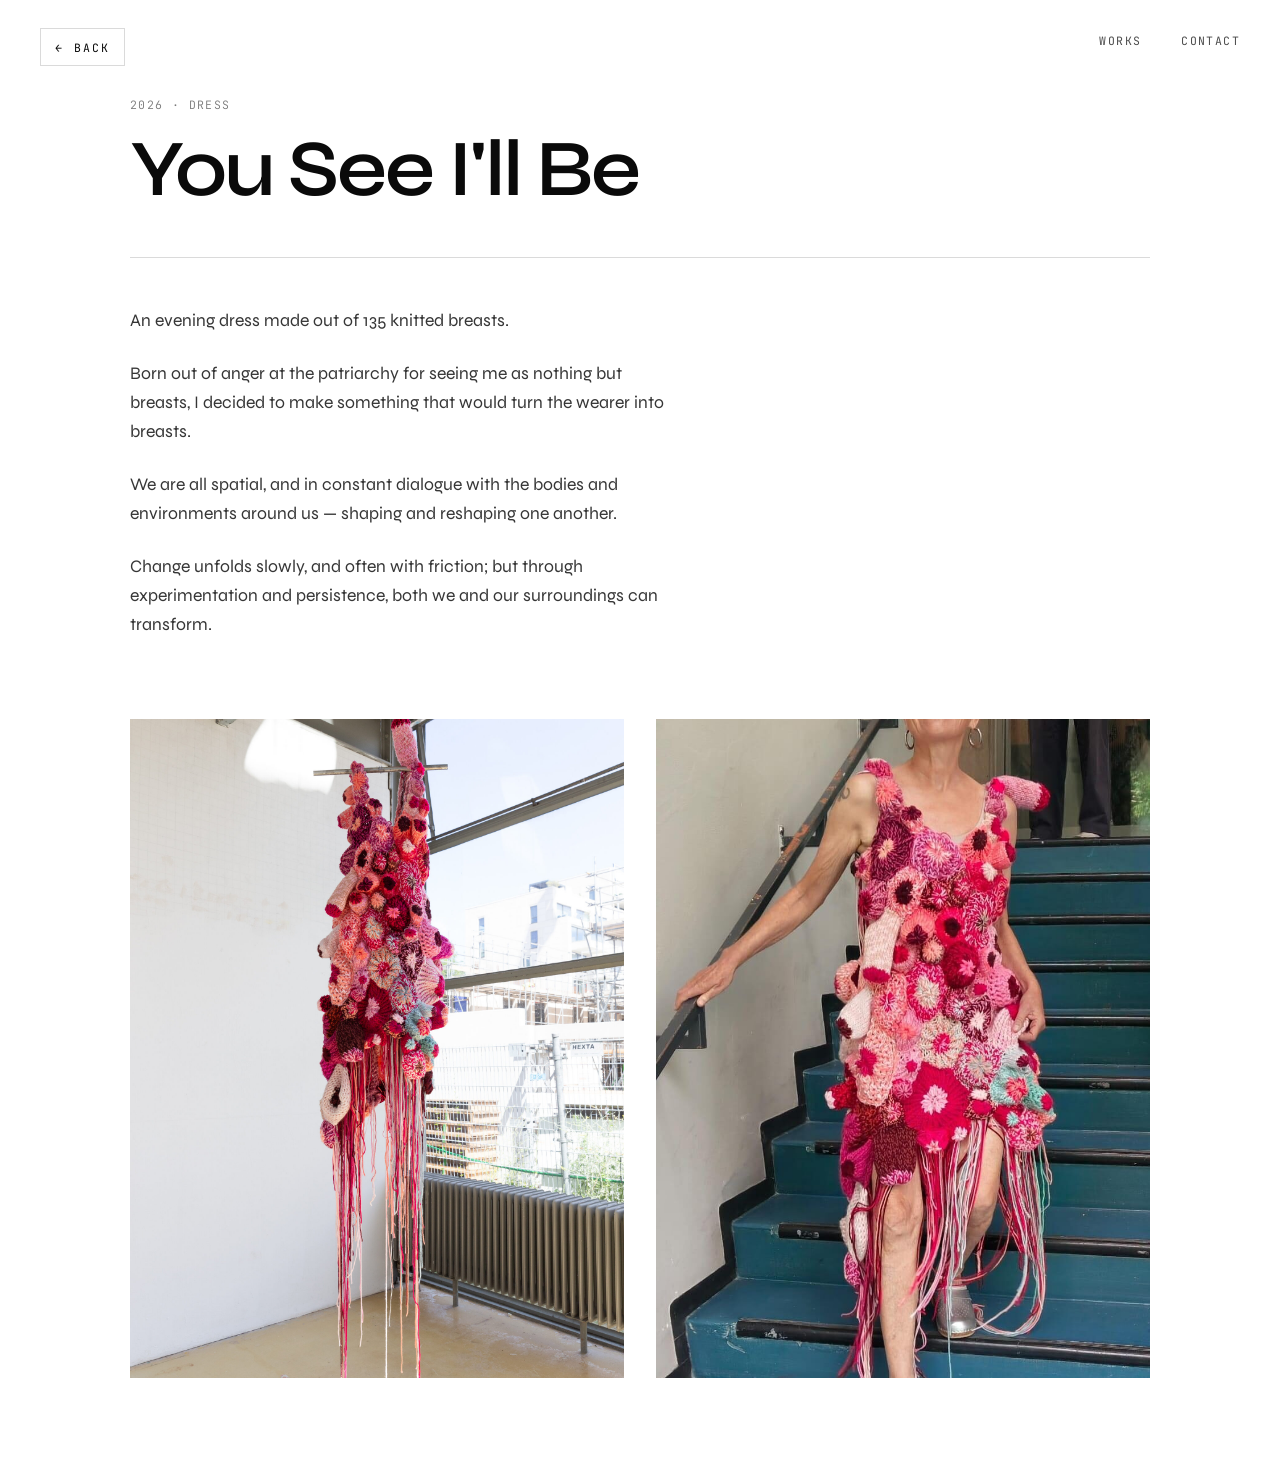
<file: youseeillbe.html>
<!DOCTYPE html>
<html lang="en">
<head>
<meta charset="UTF-8" />
<meta name="viewport" content="width=device-width, initial-scale=1.0" />
<title>You See I'll Be — Marjoleine Timmer</title>
<link rel="preconnect" href="https://fonts.googleapis.com" />
<link rel="preconnect" href="https://fonts.gstatic.com" crossorigin />
<link href="https://fonts.googleapis.com/css2?family=Syne:wght@400;500;600;700;800&family=JetBrains+Mono:wght@300;400&display=swap" rel="stylesheet" />
<link rel="stylesheet" href="styles.css" />
</head>
<body>

<nav>
  <ul>
    <li><a href="index.html#works">Works</a></li>
    <li><a href="index.html#contact">Contact</a></li>
  </ul>
</nav>

<a href="index.html#works" class="back-link">← Back</a>

<main class="work-page">
    <header class="overlay-header">
      <div class="overlay-meta-line">
        <span class="mono">2026 · Dress</span>
      </div>
      <h2>You See I'll Be</h2>
    </header>

    <div class="overlay-text">
      <p>An evening dress made out of 135 knitted breasts.</p>
      <p>Born out of anger at the patriarchy for seeing me as nothing but breasts, I decided to make something that would turn the wearer into breasts.</p>
      <p>We are all spatial, and in constant dialogue with the bodies and environments around us — shaping and reshaping one another.</p>
      <p>Change unfolds slowly, and often with friction; but through experimentation and persistence, both we and our surroundings can transform.</p>
    </div>

    <div class="overlay-images">
      <figure>
        <img src="images/You_see_ill_be_01.jpg" alt="You See I'll Be — evening dress of 135 knitted breasts" onerror="this.closest('figure').style.display='none';" />
      </figure>
      <figure>
        <img src="images/You_see_ill_be_02.jpg" alt="You See I'll Be — the dress worn" onerror="this.closest('figure').style.display='none';" />
      </figure>
    </div>
</main>

<script>
  document.querySelectorAll('.email-link').forEach((link) => {
    const user = link.getAttribute('data-u');
    const domain = link.getAttribute('data-d');
    const address = user + '\u0040' + domain;
    link.textContent = address;
    link.setAttribute('href', 'mailto:' + address);
  });
</script>
</body>
</html>
</file>
<file: styles.css>
:root {
    --ink: #0a0a0a;
    --paper: #ffffff;
    --rule: rgba(10, 10, 10, 0.15);
    --muted: rgba(10, 10, 10, 0.55);
  }

  * { margin: 0; padding: 0; box-sizing: border-box; }

  html { scroll-behavior: smooth; }

  body {
    background: var(--paper);
    color: var(--ink);
    font-family: 'Syne', sans-serif;
    font-weight: 400;
    line-height: 1.5;
    overflow-x: hidden;
    cursor: default;
  }

  /* (paper grain removed for pure white background) */

  .mono {
    font-family: 'JetBrains Mono', monospace;
    font-weight: 300;
    font-size: 0.72rem;
    letter-spacing: 0.12em;
    text-transform: uppercase;
  }

  /* ---------- NAV ---------- */
  nav {
    position: fixed;
    top: 0; left: 0; right: 0;
    z-index: 10;
    padding: 1.75rem 2.5rem;
    display: flex;
    justify-content: flex-end;
    align-items: center;
    mix-blend-mode: difference;
    color: var(--paper);
  }
  nav ul {
    list-style: none;
    display: flex;
    gap: 2.5rem;
  }
  nav a {
    color: inherit;
    text-decoration: none;
    font-family: 'JetBrains Mono', monospace;
    font-size: 0.72rem;
    letter-spacing: 0.12em;
    text-transform: uppercase;
    opacity: 0.7;
    transition: opacity 0.3s ease;
  }
  nav a:hover { opacity: 1; }

  /* ---------- HERO ---------- */
  .hero {
    min-height: 100vh;
    padding: 7rem 2.5rem 4rem;
    display: grid;
    grid-template-columns: 1fr 1fr;
    grid-template-rows: auto 1fr;
    gap: 3rem 4rem;
    position: relative;
  }

  /* Name — top left, on one line */
  .hero h1 {
    grid-column: 1 / 2;
    grid-row: 1 / 2;
    font-size: clamp(2.25rem, 6.5vw, 6rem);
    font-weight: 600;
    line-height: 1;
    letter-spacing: -0.035em;
    align-self: start;
    white-space: nowrap;
  }

  /* Intro image — top right, aligned to corner */
  .hero-image {
    grid-column: 2 / 3;
    grid-row: 1 / 2;
    justify-self: end;
    width: 100%;
    max-width: 520px;
    aspect-ratio: 3 / 2;
    position: relative;
    overflow: hidden;
    background: var(--ink);
    cursor: pointer;
    border: none;
    padding: 0;
    display: block;
  }
  .hero-image img {
    width: 100%;
    height: 100%;
    object-fit: cover;
    display: block;
    transition: transform 1.4s ease, filter 0.6s ease;
  }
  .hero-image:hover img {
    transform: scale(1.03);
  }
  .hero-image .hover-cue {
    position: absolute;
    bottom: 1rem;
    right: 1rem;
    padding: 0.4rem 0.7rem;
    background: rgba(10,10,10,0.6);
    color: var(--paper);
    font-family: 'JetBrains Mono', monospace;
    font-size: 0.6rem;
    letter-spacing: 0.18em;
    text-transform: uppercase;
    backdrop-filter: blur(6px);
    opacity: 0;
    transform: translateY(4px);
    transition: opacity 0.4s ease, transform 0.4s ease;
  }
  .hero-image:hover .hover-cue {
    opacity: 1;
    transform: translateY(0);
  }

  /* Bio / meta — under the name on the left */
  .hero-meta {
    grid-column: 1 / 2;
    grid-row: 2 / 3;
    align-self: end;
    max-width: 42ch;
  }
  .hero-meta .mono { color: var(--muted); display: block; margin-bottom: 1.25rem; }
  .hero-bio {
    font-size: 1.05rem;
    line-height: 1.65;
    color: rgba(10,10,10,0.82);
  }
  .hero-bio em { font-style: normal; font-weight: inherit; }
  .hero-meta .coords {
    margin-top: 3rem;
    font-size: 0.72rem;
    font-family: 'JetBrains Mono', monospace;
    color: var(--muted);
    line-height: 1.8;
  }

  /* Empty right-bottom quadrant gets the index number */
  .frame-num-bottom {
    grid-column: 2 / 3;
    grid-row: 2 / 3;
    align-self: end;
    justify-self: end;
    font-family: 'JetBrains Mono', monospace;
    font-size: 0.68rem;
    letter-spacing: 0.2em;
    color: var(--muted);
    text-transform: uppercase;
  }

  /* (old frame-num removed — now placed inside the grid as .frame-num-bottom) */

  /* ---------- SECTIONS ---------- */
  section {
    padding: 6rem 2.5rem;
    border-top: 1px solid var(--rule);
    position: relative;
  }
  .section-label {
    position: absolute;
    top: 1.5rem;
    left: 2.5rem;
    font-family: 'JetBrains Mono', monospace;
    font-size: 0.68rem;
    letter-spacing: 0.2em;
    text-transform: uppercase;
    color: var(--muted);
  }
  .section-label::before {
    content: "";
    display: inline-block;
    width: 1.5rem;
    height: 1px;
    background: var(--ink);
    vertical-align: middle;
    margin-right: 0.75rem;
    opacity: 0.4;
  }

  /* ---------- CURRENT ---------- */
  .current {
    display: grid;
    grid-template-columns: 1fr 1.1fr;
    gap: 5rem;
    margin-top: 4rem;
    align-items: start;
  }
  .current-visual {
    aspect-ratio: 3 / 4;
    position: relative;
    overflow: hidden;
    background: var(--ink);
  }
  .carousel-track {
    position: absolute;
    inset: 0;
  }
  .carousel-slide {
    position: absolute;
    inset: 0;
    width: 100%;
    height: 100%;
    object-fit: cover;
    display: block;
    opacity: 0;
    transition: opacity 1s ease;
    pointer-events: none;
  }
  .carousel-slide.active {
    opacity: 1;
  }
  .carousel-dots {
    position: absolute;
    bottom: 1rem;
    left: 50%;
    transform: translateX(-50%);
    display: flex;
    gap: 0.5rem;
    z-index: 2;
  }
  .carousel-dots .dot {
    width: 8px;
    height: 8px;
    border-radius: 50%;
    border: 1px solid var(--paper);
    background: transparent;
    padding: 0;
    cursor: pointer;
    transition: background 0.3s ease;
  }
  .carousel-dots .dot.active {
    background: var(--paper);
  }
  .carousel-dots .dot:hover {
    background: rgba(245, 245, 245, 0.6);
  }
  .current-visual .caption {
    position: absolute;
    bottom: 1.25rem;
    left: 1.25rem;
    padding: 0.35rem 0.6rem;
    background: rgba(10,10,10,0.55);
    color: var(--paper);
    font-family: 'JetBrains Mono', monospace;
    font-size: 0.6rem;
    letter-spacing: 0.15em;
    text-transform: uppercase;
    backdrop-filter: blur(4px);
  }
  .img-fallback {
    display: none;
    position: absolute;
    inset: 0;
    padding: 2rem;
    flex-direction: column;
    justify-content: center;
    align-items: flex-start;
    gap: 1rem;
    color: var(--paper);
  }
  .img-fallback .mono { color: rgba(245,243,238,0.6); }
  .img-fallback p { font-size: 0.9rem; line-height: 1.6; color: rgba(245,243,238,0.85); }
  .img-fallback code {
    font-family: 'JetBrains Mono', monospace;
    font-size: 0.85em;
    background: rgba(245,243,238,0.1);
    padding: 0.1em 0.4em;
    border-radius: 2px;
  }
  .current-visual.img-missing .img-fallback { display: flex; }

  .current-text {
    padding-top: 1rem;
  }
  .current-text h2 {
    font-size: clamp(2.25rem, 5vw, 4rem);
    font-weight: 600;
    line-height: 1.02;
    letter-spacing: -0.025em;
    margin-bottom: 2.5rem;
  }
  .current-text h2 .hash {
    font-family: inherit;
    font-size: 1em;
    vertical-align: baseline;
    opacity: 1;
    margin-left: 0.15em;
    letter-spacing: -0.025em;
    font-weight: 600;
  }
  .current-text p {
    font-size: 1.1rem;
    line-height: 1.7;
    max-width: 44ch;
    color: rgba(10,10,10,0.82);
    margin-bottom: 1.5rem;
  }
  .current-text p em { font-style: normal; font-weight: 600; }
  .current-text .meta-grid {
    display: grid;
    grid-template-columns: 1fr 1fr;
    gap: 1.5rem 2rem;
    margin-top: 3rem;
    padding-top: 2rem;
    border-top: 1px solid var(--rule);
  }
  .current-text .meta-grid dt {
    font-family: 'JetBrains Mono', monospace;
    font-size: 0.68rem;
    letter-spacing: 0.15em;
    text-transform: uppercase;
    color: var(--muted);
    margin-bottom: 0.4rem;
  }
  .current-text .meta-grid dd {
    font-size: 0.95rem;
  }
  .current-text .meta-grid dd .meta-secondary {
    color: var(--muted);
    font-size: 0.85rem;
  }
  .current-text .meta-grid .full { grid-column: 1 / -1; }

  /* ---------- WORKS GRID ---------- */
  .works-grid {
    display: grid;
    grid-template-columns: repeat(3, 1fr);
    gap: 3rem 2rem;
    margin-top: 5rem;
  }
  .work-card {
    text-decoration: none;
    color: var(--ink);
    display: block;
  }
  .work-thumb {
    aspect-ratio: 4 / 5;
    background: #ededed;
    overflow: hidden;
    position: relative;
    transition: transform 0.5s ease;
    display: flex;
    align-items: center;
    justify-content: center;
  }
  .work-thumb img {
    width: 100%;
    height: 100%;
    object-fit: cover;
    display: block;
    transition: transform 1.2s ease;
  }
  .work-card:hover .work-thumb img {
    transform: scale(1.04);
  }
  .placeholder-num {
    font-family: 'JetBrains Mono', monospace;
    font-size: 0.9rem;
    letter-spacing: 0.2em;
    color: rgba(10,10,10,0.3);
  }
  .work-info {
    padding-top: 1rem;
  }
  .work-info h3 {
    font-size: 1.1rem;
    font-weight: 500;
    letter-spacing: -0.01em;
    margin-bottom: 0.35rem;
  }
  .work-meta {
    display: block;
    font-family: 'JetBrains Mono', monospace;
    font-size: 0.68rem;
    letter-spacing: 0.12em;
    text-transform: uppercase;
    color: var(--muted);
  }

  /* ---------- CONTACT ---------- */
  .contact {
    padding: 8rem 2.5rem 4rem;
    display: block;
    min-height: 50vh;
  }
  .contact-details {
    display: grid;
    grid-template-columns: repeat(3, 1fr);
    gap: 3rem;
    margin-top: 4rem;
    max-width: 900px;
  }
  .contact-block h3 {
    font-family: 'JetBrains Mono', monospace;
    font-size: 0.68rem;
    letter-spacing: 0.2em;
    text-transform: uppercase;
    color: var(--muted);
    font-weight: 400;
    margin-bottom: 0.75rem;
  }
  .contact-block a, .contact-block p {
    font-size: 1.2rem;
    color: var(--ink);
    text-decoration: none;
    line-height: 1.5;
    display: block;
    position: relative;
  }
  .contact-block a::after {
    content: "";
    display: block;
    width: 0;
    height: 1px;
    background: var(--ink);
    transition: width 0.4s ease;
    margin-top: 2px;
  }
  .contact-block a:hover::after { width: 100%; }
  .contact-block .tbd {
    color: var(--muted);
    font-size: 1rem;
  }

  /* ---------- FOOTER ---------- */
  footer {
    border-top: 1px solid var(--rule);
    padding: 1.5rem 2.5rem;
    display: flex;
    justify-content: space-between;
    font-family: 'JetBrains Mono', monospace;
    font-size: 0.68rem;
    letter-spacing: 0.15em;
    text-transform: uppercase;
    color: var(--muted);
  }

  /* ---------- MOTION ---------- */
  .reveal {
    opacity: 0;
    transform: translateY(20px);
    transition: opacity 1s ease, transform 1s ease;
  }
  .reveal.visible {
    opacity: 1;
    transform: translateY(0);
  }

  @keyframes fadeUp {
    from { opacity: 0; transform: translateY(30px); }
    to { opacity: 1; transform: translateY(0); }
  }
  .hero h1 { animation: fadeUp 1.2s ease-out 0.1s both; }
  .hero-image { animation: fadeUp 1.2s ease-out 0.25s both; }
  .hero-meta { animation: fadeUp 1.2s ease-out 0.45s both; }
  .frame-num-bottom { animation: fadeUp 1.2s ease-out 0.55s both; }

  /* Hide nav while overlay is open */
  body.overlay-active nav { display: none; }

  .overlay-images-three {
    display: grid;
    grid-template-columns: repeat(3, 1fr);
    gap: 2rem;
    align-items: stretch;
  }
  .overlay-images-three figure {
    margin: 0;
    aspect-ratio: 3 / 4;
    overflow: hidden;
  }
  .overlay-images-three img {
    width: 100%;
    height: 100%;
    object-fit: cover;
    display: block;
  }

  /* ---------- WORK OVERLAY ---------- */
  .overlay {
    position: fixed;
    inset: 0;
    z-index: 100;
    background: var(--paper);
    overflow-y: auto;
    opacity: 0;
    visibility: hidden;
    transition: opacity 0.4s ease, visibility 0.4s ease;
  }
  .overlay.open {
    opacity: 1;
    visibility: visible;
  }
  .overlay-close {
    position: fixed;
    top: 1.75rem;
    right: 2.5rem;
    z-index: 200;
    background: var(--paper);
    border: 1px solid var(--rule);
    cursor: pointer;
    color: var(--ink);
    font-family: 'JetBrains Mono', monospace;
    font-size: 0.72rem;
    letter-spacing: 0.18em;
    text-transform: uppercase;
    padding: 0.6rem 0.9rem;
    transition: background 0.2s ease, color 0.2s ease;
    opacity: 0;
    visibility: hidden;
  }
  .overlay.open .overlay-close {
    opacity: 1;
    visibility: visible;
  }
  .overlay-close:hover {
    background: var(--ink);
    color: var(--paper);
  }
  .overlay-inner {
    max-width: 1100px;
    margin: 0 auto;
    padding: 7rem 2.5rem 6rem;
  }
  .overlay-header {
    display: grid;
    grid-template-columns: 1fr;
    gap: 1rem;
    padding-bottom: 3rem;
    border-bottom: 1px solid var(--rule);
    margin-bottom: 3rem;
  }
  .overlay-meta-line {
    display: flex;
    justify-content: space-between;
    color: var(--muted);
  }
  .overlay-header h2 {
    font-size: clamp(2.5rem, 7vw, 5rem);
    font-weight: 600;
    line-height: 1;
    letter-spacing: -0.03em;
  }
  .overlay-text {
    max-width: 60ch;
    margin-bottom: 5rem;
  }
  .overlay-text p {
    font-size: 1.1rem;
    line-height: 1.65;
    color: rgba(10,10,10,0.82);
    margin-bottom: 1.5rem;
  }
  .overlay-split {
    display: grid;
    grid-template-columns: 1fr 1fr;
    gap: 4rem;
    align-items: end;
    margin-bottom: 3rem;
  }
  .overlay-split .overlay-text {
    margin-bottom: 0;
    max-width: none;
  }
  .overlay-side-image {
    margin: 0;
  }
  .overlay-side-image img {
    width: 100%;
    height: auto;
    display: block;
  }
  .overlay-images {
    display: grid;
    grid-template-columns: 1fr 1fr;
    gap: 2rem;
    align-items: stretch;
  }
  .overlay-images figure {
    margin: 0;
    aspect-ratio: 3 / 4;
    overflow: hidden;
  }
  .overlay-images figure.wide {
    grid-column: 1 / -1;
    aspect-ratio: 16 / 9;
  }
  .overlay-images img {
    width: 100%;
    height: 100%;
    object-fit: cover;
    display: block;
  }
  .overlay-media figure {
    margin: 0;
    max-width: 900px;
  }
  .overlay-media video {
    width: 100%;
    height: auto;
    display: block;
    background: #000;
  }
  .overlay-media figcaption {
    margin-top: 0.75rem;
    color: var(--muted);
  }
  .overlay-text em {
    font-style: normal;
    font-weight: 600;
  }
  @media (max-width: 820px) {
    nav { padding: 1.25rem 1.5rem; }
    nav ul { gap: 1.25rem; }
    .hero {
      grid-template-columns: 1fr;
      grid-template-rows: auto auto auto auto;
      gap: 2rem;
      padding: 6rem 1.5rem 3rem;
    }
    .hero h1 {
      grid-column: 1; grid-row: 1;
      white-space: normal;
      font-size: clamp(2rem, 9vw, 3.5rem);
    }
    .hero-image {
      grid-column: 1; grid-row: 2;
      justify-self: stretch;
      max-width: 100%;
    }
    .hero-meta {
      grid-column: 1; grid-row: 3;
    }
    .frame-num-bottom {
      grid-column: 1; grid-row: 4;
      justify-self: start;
    }
    .current {
      grid-template-columns: 1fr;
      gap: 2rem;
      padding-left: 1.5rem;
      padding-right: 1.5rem;
    }
    .contact { padding: 5rem 1.5rem 3rem; }
    .contact-details {
      grid-template-columns: 1fr;
      gap: 2rem;
    }
    .overlay-inner { padding: 5rem 1.5rem 4rem; }
    .overlay-close { top: 1.25rem; right: 1.5rem; }
    .overlay-split { grid-template-columns: 1fr; gap: 2rem; }
    .overlay-images { grid-template-columns: 1fr; gap: 1rem; }
    .overlay-images-three { grid-template-columns: 1fr; gap: 1rem; }
    .overlay-meta-line { flex-direction: column; gap: 0.4rem; }
    .works-grid {
      grid-template-columns: 1fr 1fr;
      gap: 2rem 1rem;
    }
    section { padding: 4rem 1.5rem; }
    .section-label { left: 1.5rem; }
    footer { flex-direction: column; gap: 0.5rem; padding: 1.5rem; }
  }
  @media (max-width: 520px) {
    .works-grid { grid-template-columns: 1fr; }
  }

  /* ---------- WORK PAGE (separate page, not overlay) ---------- */
  .work-page {
    max-width: 1100px;
    margin: 0 auto;
    padding: 6rem 2.5rem 6rem;
  }
  .back-link {
    position: fixed;
    top: 1.75rem;
    left: 2.5rem;
    z-index: 50;
    background: var(--paper);
    border: 1px solid var(--rule);
    color: var(--ink);
    text-decoration: none;
    font-family: 'JetBrains Mono', monospace;
    font-size: 0.72rem;
    letter-spacing: 0.18em;
    text-transform: uppercase;
    padding: 0.6rem 0.9rem;
    transition: background 0.2s ease, color 0.2s ease;
  }
  .back-link:hover {
    background: var(--ink);
    color: var(--paper);
  }
  .partymask-image {
    margin: 0 auto;
    max-width: 600px;
  }
  .partymask-image img {
    width: 100%;
    height: auto;
    display: block;
  }
  .kiezen-pair {
    display: grid;
    grid-template-columns: 1fr 1fr;
    gap: 1rem;
    margin-top: 1rem;
  }
  .kiezen-pair img {
    width: 100%;
    aspect-ratio: 1 / 1;
    object-fit: cover;
    display: block;
  }
  @media (max-width: 820px) {
    .kiezen-pair { grid-template-columns: 1fr; }
  }

  .kiezen-carousel {
    position: relative;
    aspect-ratio: 4 / 3;
    overflow: hidden;
    background: var(--ink);
    margin-top: 4rem;
  }
  .work-page .overlay-header h2 .subtitle {
    display: block;
    font-size: 0.55em;
    font-weight: 500;
    color: var(--muted);
    margin-top: 0.3em;
    letter-spacing: -0.02em;
  }
  .work-page .overlay-header,
  .work-page .overlay-split,
  .work-page .overlay-text,
  .work-page .overlay-images,
  .work-page .overlay-images-three,
  .work-page .overlay-media {
    /* Same styling as the overlay versions — just reused inside .work-page */
  }
  @media (max-width: 820px) {
    .work-page { padding: 5rem 1.5rem 4rem; }
    .back-link { top: 1.25rem; left: 1.5rem; }
  }
</file>
